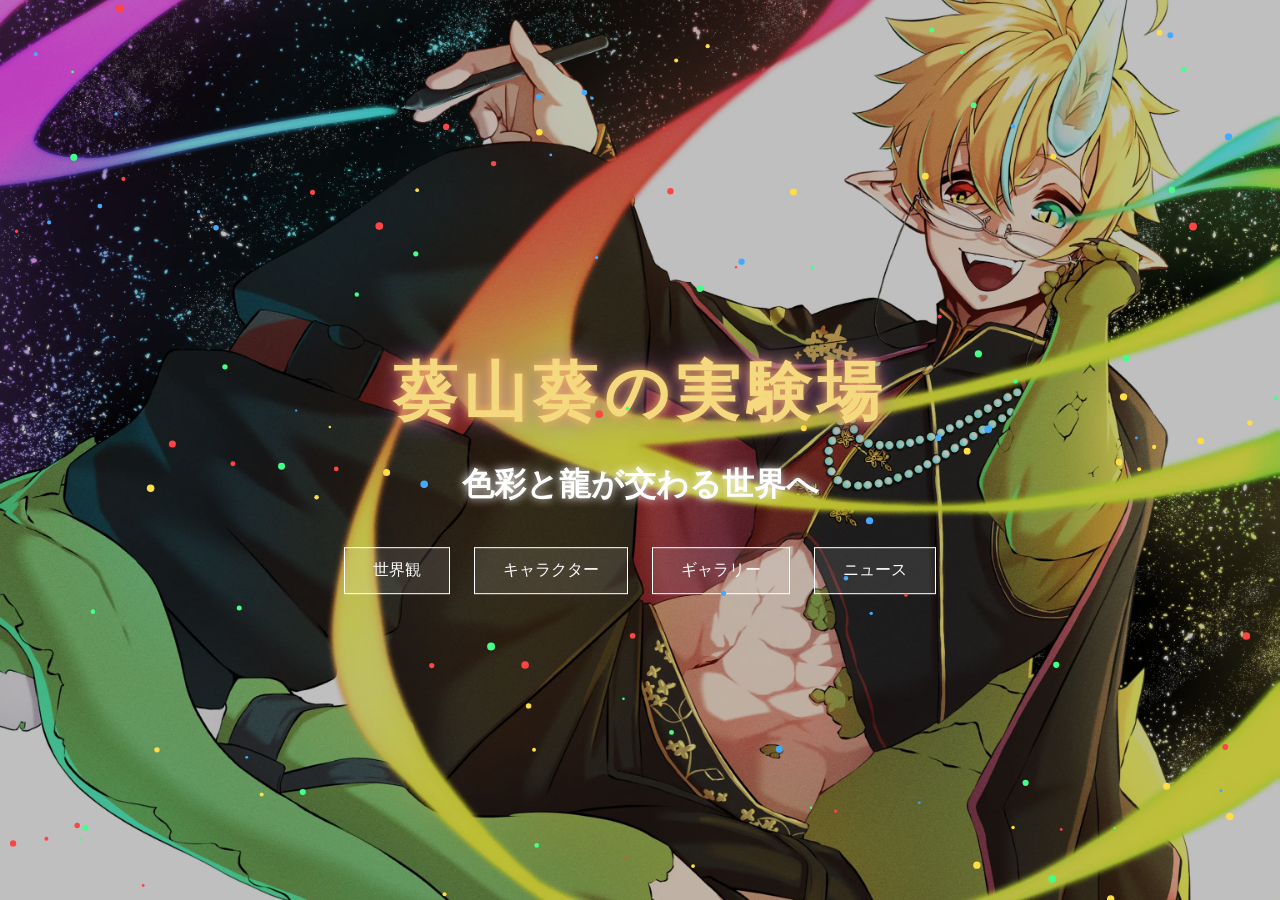
<file: index.html>
<!DOCTYPE html>
<html lang="ja">
<head>
<meta charset="UTF-8">
<title>葵山葵の実験場</title>
<link rel="stylesheet" href="assets/css/style.css?v=2">

</head>

<body>

<canvas id="particles"></canvas>

<section class="kv">
  <div class="kv-bg"></div>
  <div class="kv-overlay">
    <h1 class="site-logo-text">葵山葵の実験場</h1>
    <h2 class="catch">色彩と龍が交わる世界へ</h2>

    <div class="kv-buttons">
      <a href="world.html" class="btn">世界観</a>
      <a href="characters.html" class="btn">キャラクター</a>
      <a href="gallery.html" class="btn">ギャラリー</a>
      <a href="news.html" class="btn">ニュース</a>
    </div>
  </div>
</section>

<script src="assets/js/particles.js"></script>

</body>
</html>
</file>
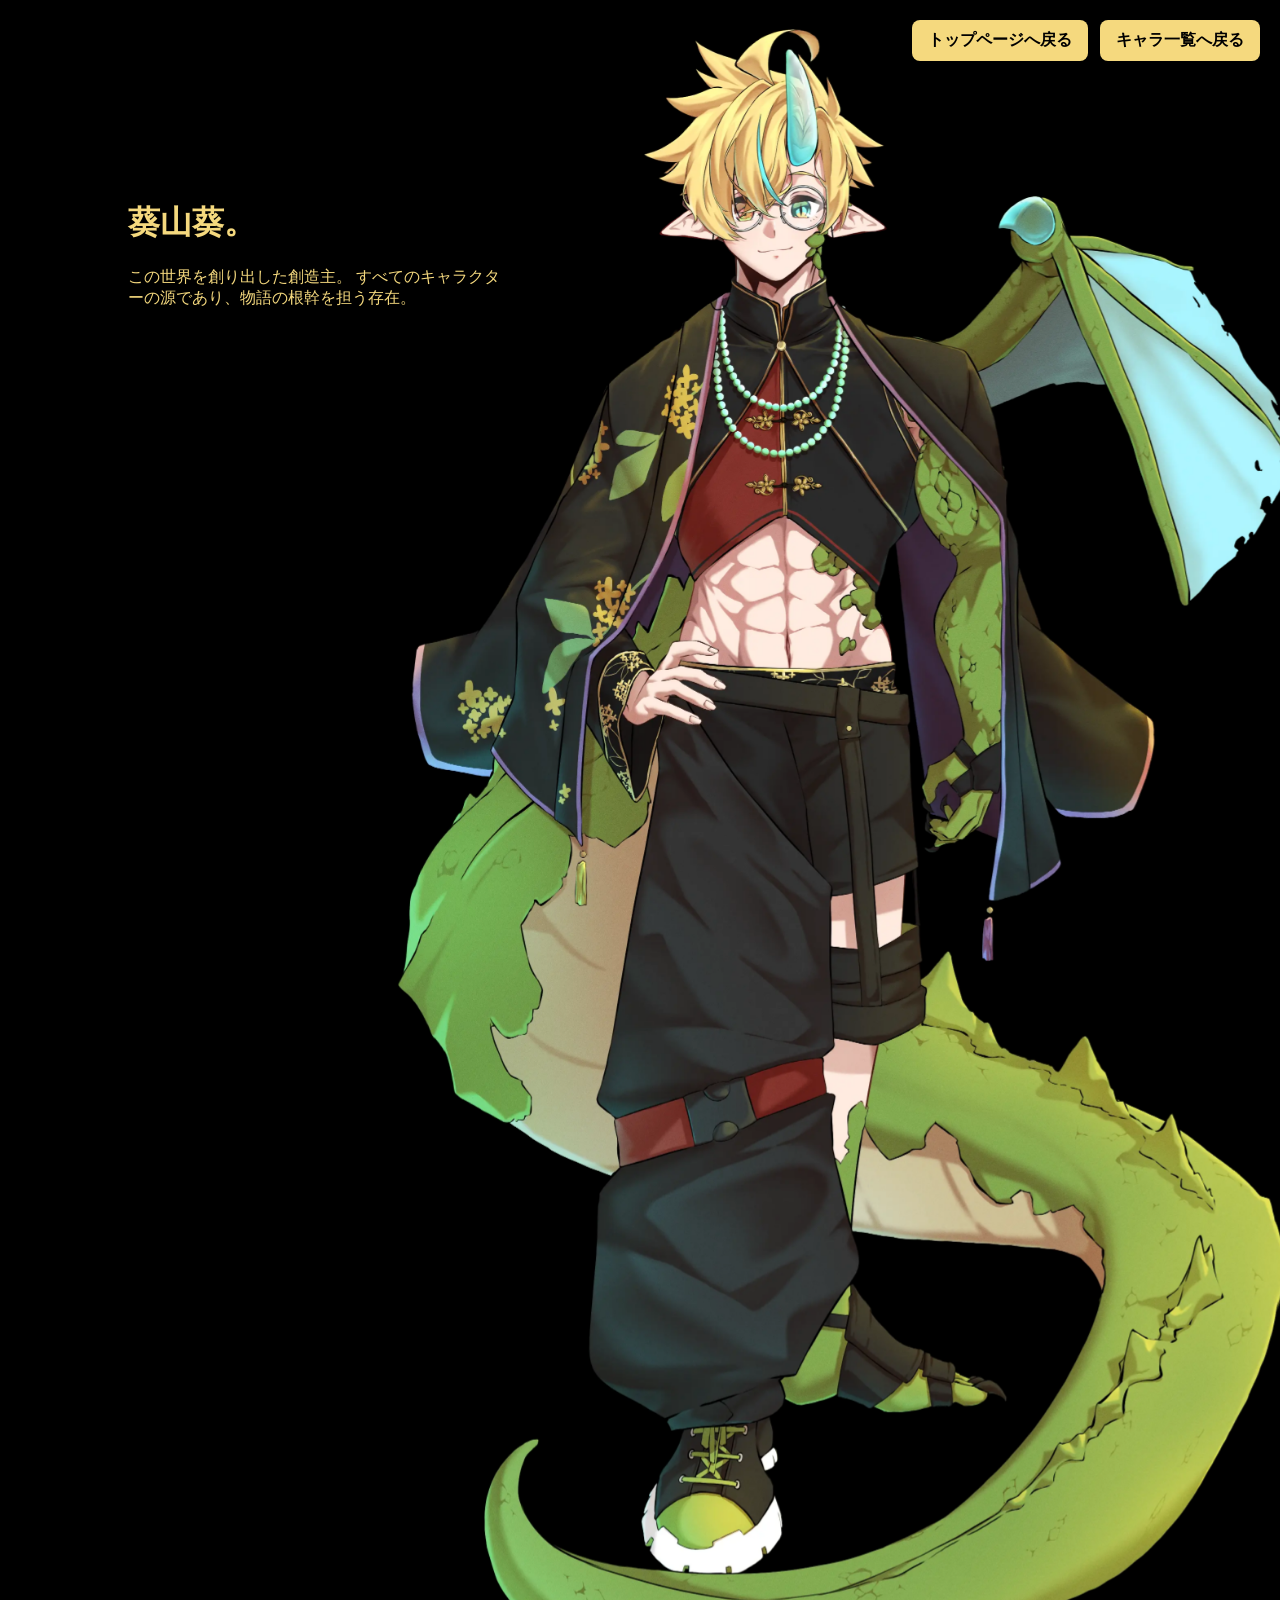
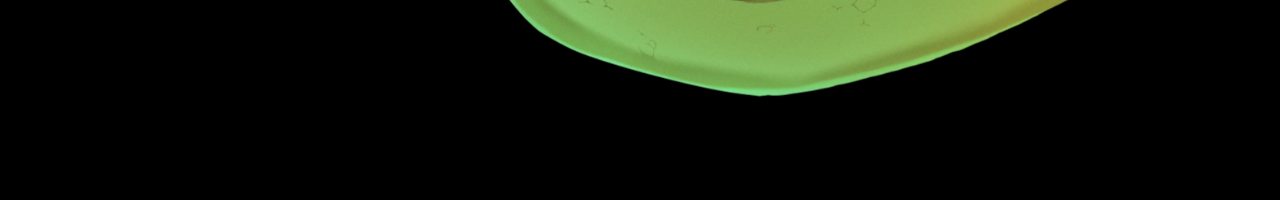
<file: aoi.html>
<!DOCTYPE html>
<html lang="ja">
<head>
<meta charset="UTF-8">
<title>葵山葵。 - キャラクター紹介</title>
<link rel="stylesheet" href="assets/css/style.css">
</head>

<body>
  
<div class="top-buttons">
  <a href="index.html">トップページへ戻る</a>
  <a href="characters.html">キャラ一覧へ戻る</a>
</div>


<div class="char-page">

  <div class="char-fixed-text">
    <h1>葵山葵。</h1>
    <p>
      この世界を創り出した創造主。  
      すべてのキャラクターの源であり、物語の根幹を担う存在。
    </p>

  </div>

  <div class="char-scroll-img">
    <img src="assets/img/イラスト196.webp">
  </div>

</div>

</body>
</html>
</file>
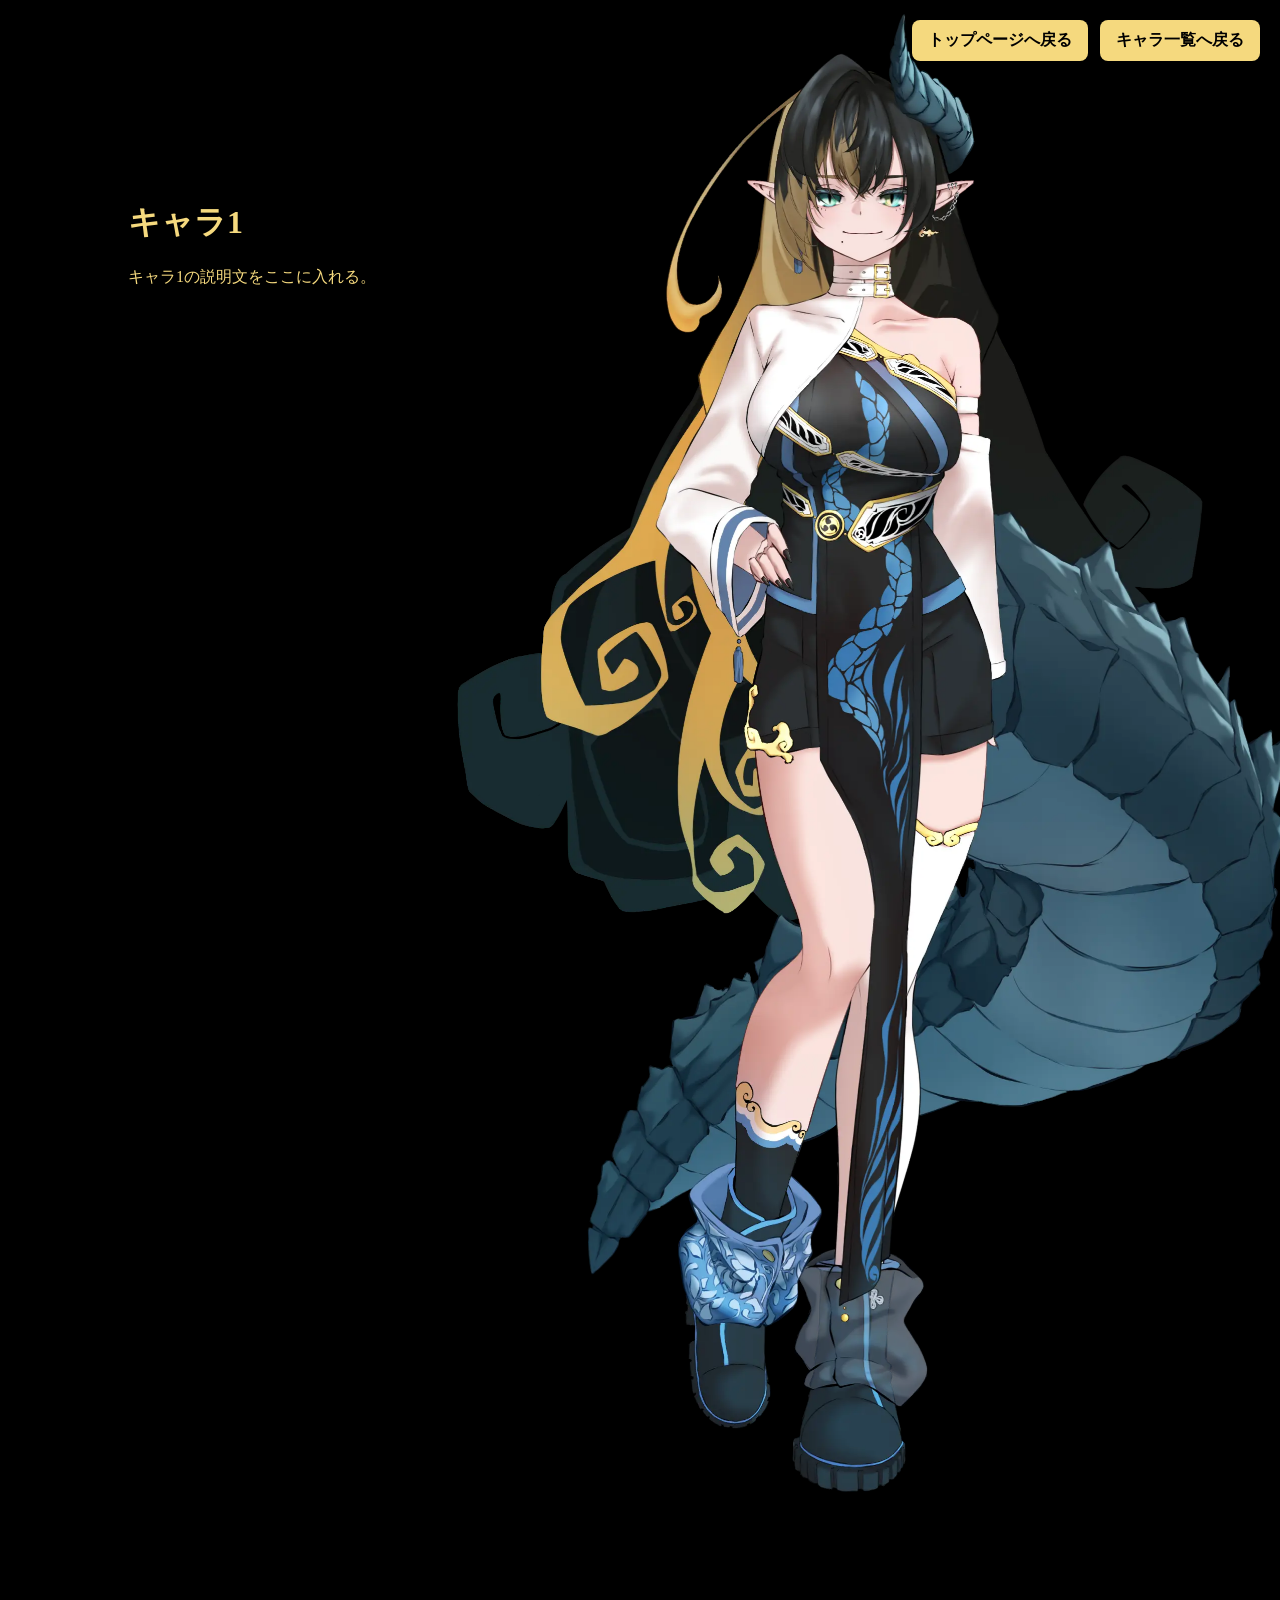
<file: char1.html>
<!DOCTYPE html>
<html lang="ja">
<head>
<meta charset="UTF-8">
<title>キャラ1 - キャラクター紹介</title>
<link rel="stylesheet" href="assets/css/style.css">
</head>

<body>
  
  <div class="top-buttons">
  <a href="index.html">トップページへ戻る</a>
  <a href="characters.html">キャラ一覧へ戻る</a>
</div>

<div class="char-page">

  <div class="char-fixed-text">
    <h1>キャラ1</h1>
    <p>
      キャラ1の説明文をここに入れる。
    </p>

  </div>

  <div class="char-scroll-img">
    <img src="assets/img/イラスト148.webp">
  </div>

</div>

</body>
</html>
</file>
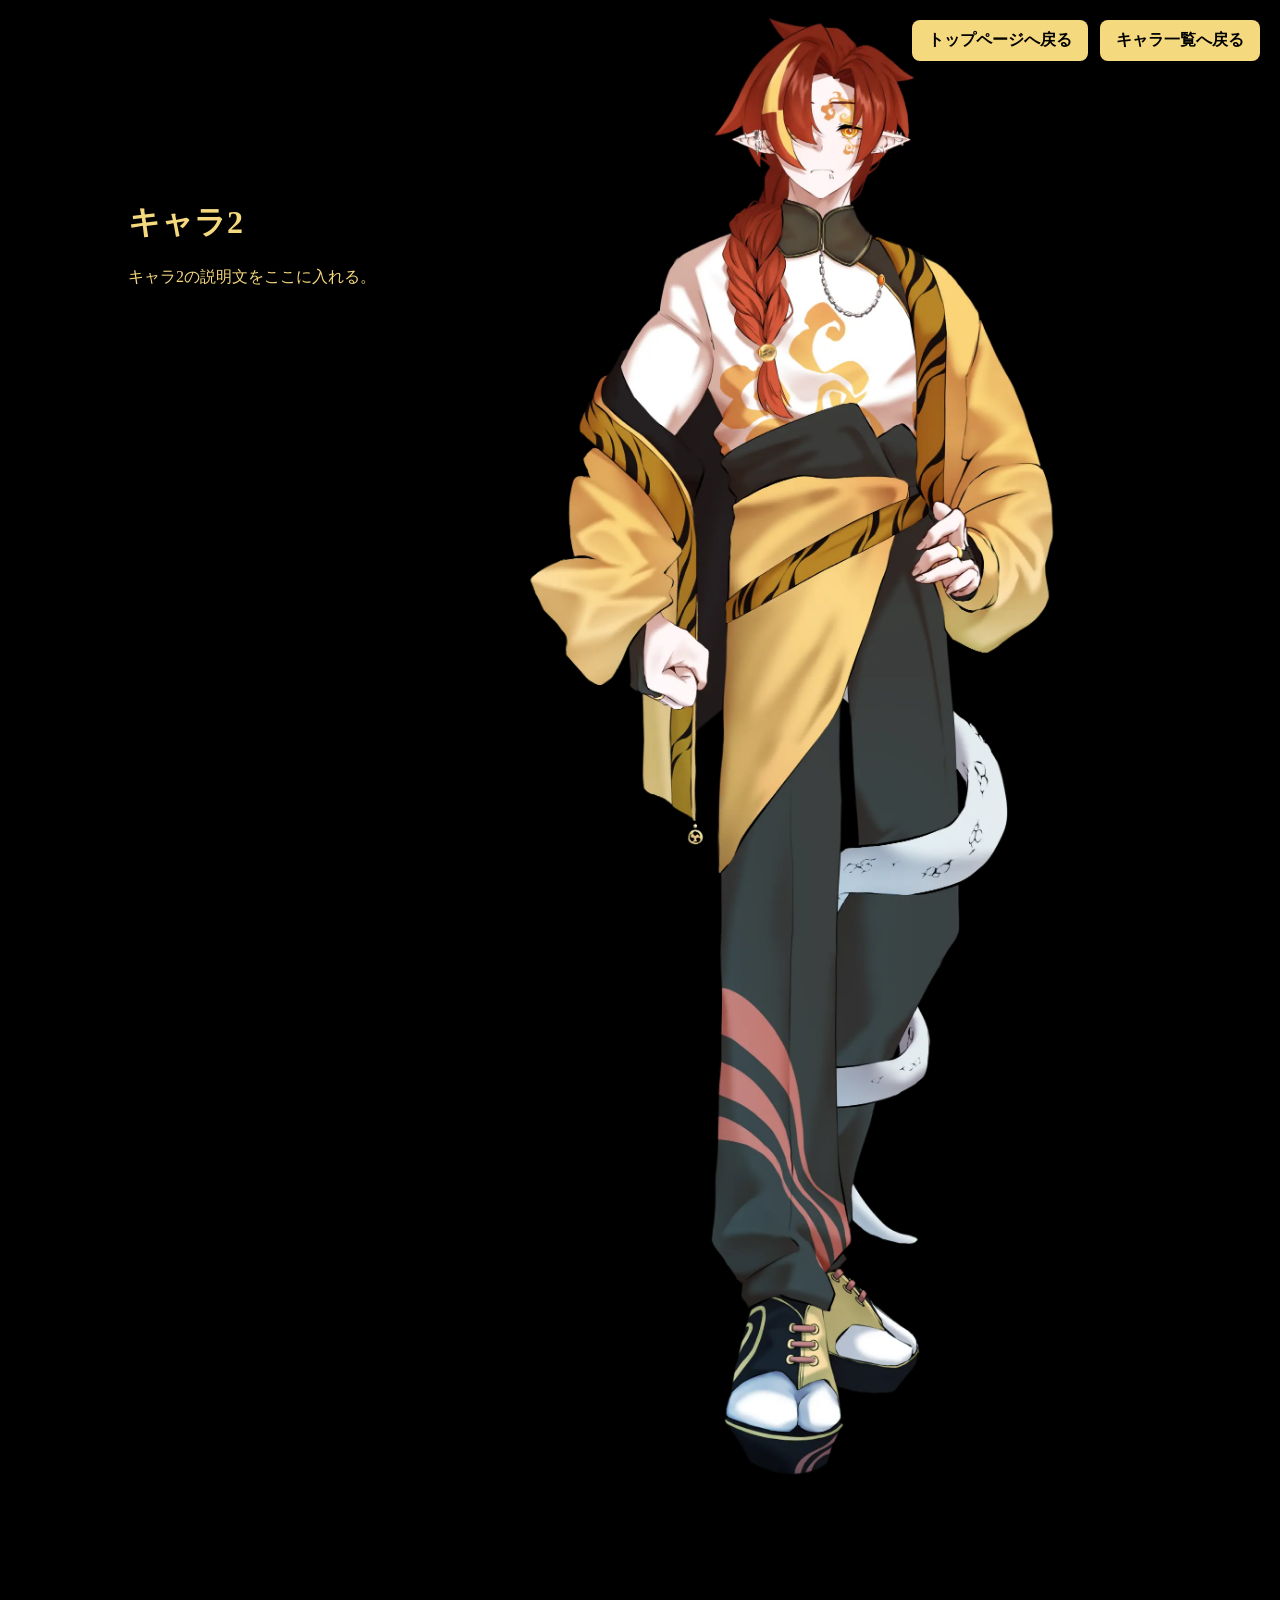
<file: char2.html>
<!DOCTYPE html>
<html lang="ja">
<head>
<meta charset="UTF-8">
<title>キャラ2 - キャラクター紹介</title>
<link rel="stylesheet" href="assets/css/style.css">
</head>

<body>
  
<div class="top-buttons">
  <a href="index.html">トップページへ戻る</a>
  <a href="characters.html">キャラ一覧へ戻る</a>
</div>

<div class="char-page">

  <div class="char-fixed-text">
    <h1>キャラ2</h1>
    <p>
      キャラ2の説明文をここに入れる。
    </p>

  </div>

  <div class="char-scroll-img char2-pos">
    <img src="assets/img/イラスト150.webp"class="char2-img">
</div>


</div>

</body>
</html>
</file>
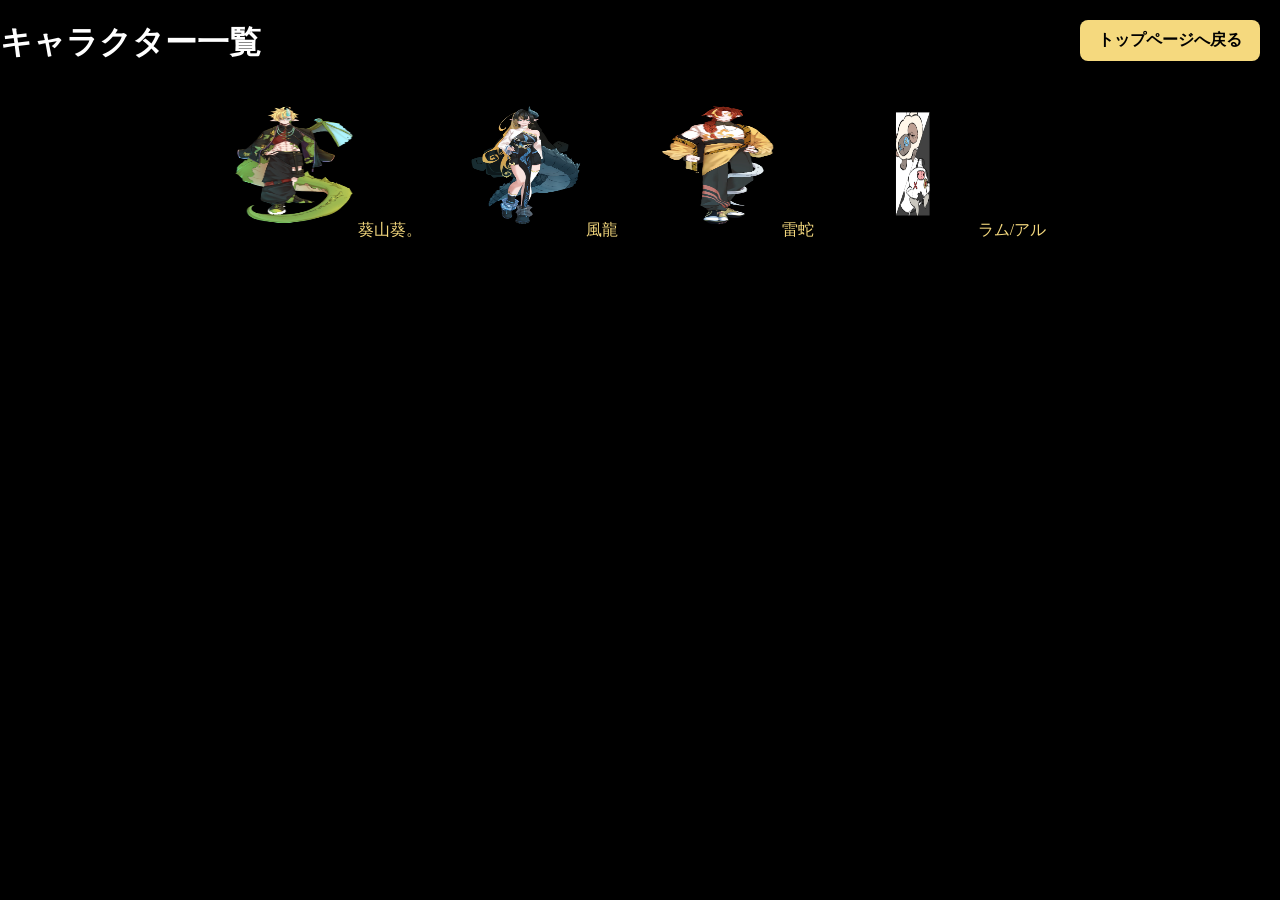
<file: characters.html>
<!DOCTYPE html>
<html lang="ja">
<head>
<meta charset="UTF-8">
<title>キャラクター一覧 - 葵山葵の実験場</title>
<link rel="stylesheet" href="assets/css/style.css">
</head>

<body>
  
<a href="index.html" class="top-button">トップページへ戻る</a>
  
<h1 class="page-title">キャラクター一覧</h1>

<div class="char-icon-list">

  <a href="aoi.html" class="char-icon">
    <img src="assets/img/イラスト196.webp">
    <span>葵山葵。</span>
  </a>

  <a href="char1.html" class="char-icon">
    <img src="assets/img/イラスト148.webp">
    <span>風龍</span>
  </a>

  <a href="char2.html" class="char-icon">
    <img src="assets/img/イラスト150.webp">
    <span>雷蛇</span>
  </a>
  
  <a href="card.html" class="char-icon">
    <img src="assets/img/イラスト13.webp">
    <span>ラム/アル</span>
</a>

</div>

</body>
</html>
</file>
<file: assets/css/style.css>
body {
  margin: 0;
  background: #000;
  color: #fff;
  font-family: "Yu Mincho", serif;
  overflow-x: hidden;
}

/* キービジュアル背景 */
.kv {
  position: relative;
  width: 100%;
  height: 100vh;
  overflow: hidden;
}

.kv-bg {
  background-image: url('../img/kv2.webp');
  background-size: cover;
  background-position: center;
  width: 100%;
  height: 100%;
  filter: brightness(0.75);
}

.kv-overlay {
  position: absolute;
  top: 50%;
  left: 50%;
  transform: translate(-50%, -50%);
  text-align: center;
}

/* 文字ロゴ */
.site-logo-text {
  font-size: 4rem;
  color: #f5d97e;
  text-shadow:
    0 0 10px rgba(255, 200, 100, 0.8),
    0 0 20px rgba(255, 80, 80, 0.6),
    0 0 30px rgba(80, 120, 255, 0.6);
  letter-spacing: 0.1em;
  margin-bottom: 20px;
}

.catch {
  font-size: 2rem;
  margin-bottom: 30px;
  text-shadow: 0 0 10px #fff;
}

/* ボタン */
.btn {
  display: inline-block;
  margin: 10px;
  padding: 12px 28px;
  border: 1px solid #fff;
  color: #fff;
  text-decoration: none;
  transition: 0.3s;
  background: rgba(255,255,255,0.1);
}

.btn:hover {
  background: rgba(255,255,255,0.3);
}

/* 粒子アニメーション用キャンバス */
#particles {
  position: fixed;
  top: 0;
  left: 0;
  width: 100%;
  height: 100%;
  pointer-events: none;
  z-index: 1;
}
/* 創造主専用セクション */
.creator-section {
  display: flex;
  justify-content: center;
  margin-top: 40px;
  margin-bottom: 60px;
}

.creator-card {
  width: 420px;
  background: rgba(255,255,255,0.08);
  border: 2px solid #f5d97e;
  padding: 30px;
  text-align: center;
  box-shadow: 0 0 20px rgba(245,217,126,0.4);
}

.creator-img {
  width: 100%;
  border-radius: 10px;
  margin-bottom: 20px;
}

.creator-name {
  font-size: 2rem;
  margin-bottom: 15px;
  color: #f5d97e;
}

.creator-desc {
  font-size: 1.1rem;
  line-height: 1.8;
}
/* キャラ一覧ページ */
.char-icon-list {
  display: flex;
  justify-content: center;
  gap: 40px;
  margin-top: 40px;
}

.char-icon {
  text-align: center;
  color: #f5d97e;
  text-decoration: none;
}

.char-icon img {
  width: 120px;
  height: 120px;
  border-radius: 10px;
  margin-bottom: 10px;
}

/* 個別キャラページ */
.char-page {
  position: relative;
  height: 200vh;
}

.char-fixed-text {
  position: fixed;
  top: 20%;
  left: 10%;
  width: 30%;
  color: #f5d97e;
  z-index: 10;
}

.char-scroll-img {
  position: absolute;
  top: 0;
  right: 30%;
  width: 40%;
}

.char-scroll-img img {
  z-index: 1;
  width: 180%;
  position: sticky;
  top: 10%;
}

.char-buttons .btn {
  display: inline-block;
  margin-top: 20px;
  padding: 10px 20px;
  border: 1px solid #f5d97e;
  color: #f5d97e;
  text-decoration: none;
}
.char-scroll-img img.char2-img {
  width: 110% !important;
}
/* キャラ2だけ右に移動（sticky維持・分身なし） */
.char-scroll-img.char2-pos {
  right: 20% !important;   /* ← ここで右に移動する量を調整 */
}
/* 右上固定のトップページボタン */
.top-button {
  position: fixed;
  top: 20px;
  right: 20px;
  padding: 10px 18px;
  background-color: #f5d97e;
  color: #000;
  text-decoration: none;
  border-radius: 8px;
  font-weight: bold;
  z-index: 9999; /* ← 画像より前に出すため必須 */
}

.top-button:hover {
  background-color: #e6c86d;
}
/* 右上固定の2ボタン配置 */
.top-buttons {
  position: fixed;
  top: 20px;
  right: 20px;
  display: flex;
  gap: 12px; /* ボタンの間隔 */
  z-index: 9999; /* 画像より前に出す */
}

.top-buttons a {
  padding: 10px 16px;
  background-color: #f5d97e;
  color: #000;
  text-decoration: none;
  border-radius: 8px;
  font-weight: bold;
}

.top-buttons a:hover {
  background-color: #e6c86d;
}
</file>
